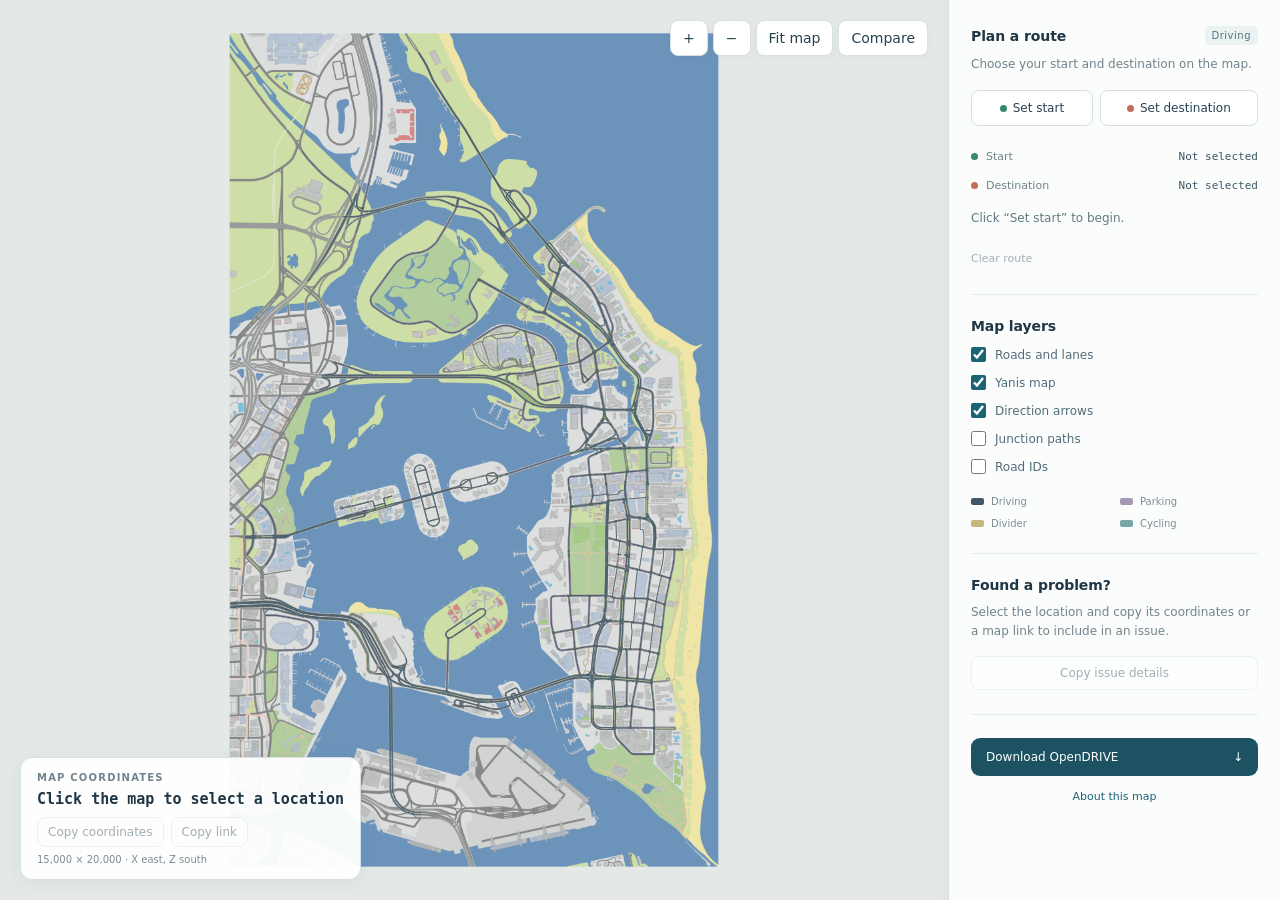
<file: index.html>
<!doctype html>
<html lang="en">
<head>
  <meta charset="utf-8"><meta name="viewport" content="width=device-width, initial-scale=1">
  <title>Vice Beach Roads</title>
  <meta name="description" content="Explore Vice Beach roads and lanes, plan a route, and share map coordinates.">
  <link rel="icon" href="data:,"><link rel="stylesheet" href="viewer.css"><script type="module" src="viewer.mjs"></script>
</head>
<body>
  <main id="map-container" aria-label="Interactive road map">
    <svg id="map" role="img" aria-label="Vice Beach roads. Drag to pan and scroll to zoom." xmlns="http://www.w3.org/2000/svg">
      <defs><pattern id="paint" width="3" height="3" patternUnits="userSpaceOnUse" patternTransform="rotate(35)"><rect width="3" height="3" fill="#b7ae83"/><path d="M0 0V3" stroke="#efe1a0" stroke-width=".2"/></pattern></defs>
      <image id="background"/><g id="surfaces"></g><g id="bands"></g><g id="islands"></g><g id="marks"></g><g id="arrows"></g><g id="junction-paths"></g><g id="labels"></g><g id="route"></g><g id="pins"></g><g id="location"></g>
    </svg>
    <nav class="map-controls" aria-label="Map controls"><button id="zoom-in" title="Zoom in" aria-label="Zoom in">+</button><button id="zoom-out" title="Zoom out" aria-label="Zoom out">−</button><button id="fit" title="Show all roads">Fit map</button><button id="compare" title="Hold to view the original map">Compare</button><a id="download-mobile" href="network.xodr" download title="Download OpenDRIVE" aria-label="Download OpenDRIVE">↓</a></nav>
    <section class="coordinate-card" aria-label="Map coordinates"><span class="eyebrow">MAP COORDINATES</span><output id="coordinates">Click the map to select a location</output><div class="coordinate-actions"><button id="copy-coordinates" disabled>Copy coordinates</button><button id="copy-link" disabled>Copy link</button></div><span class="coordinate-note">15,000 × 20,000 · X east, Z south</span></section>
    <p id="notification" role="status" aria-live="polite"></p>
  </main>
  <aside class="panel">
    <section><div class="section-heading"><h2>Plan a route</h2><span class="tag">Driving</span></div><p class="hint">Choose your start and destination on the map.</p><div class="route-buttons"><button id="set-start"><span class="pin-dot start"></span>Set start</button><button id="set-end"><span class="pin-dot end"></span>Set destination</button></div><div class="endpoint"><span class="pin-dot start"></span><span>Start</span><output id="start-label">Not selected</output></div><div class="endpoint"><span class="pin-dot end"></span><span>Destination</span><output id="end-label">Not selected</output></div><p id="route-status" role="status" aria-live="polite">Click “Set start” to begin.</p><button id="clear-route" class="text-button" disabled>Clear route</button></section>
    <section><h2>Map layers</h2><label><input id="layer-roads" type="checkbox" checked>Roads and lanes</label><label><input id="layer-background" type="checkbox" checked>Yanis map</label><label><input id="layer-arrows" type="checkbox" checked>Direction arrows</label><label><input id="layer-junctions" type="checkbox">Junction paths</label><label><input id="layer-labels" type="checkbox">Road IDs</label><div class="legend"><span><i class="driving"></i>Driving</span><span><i class="parking"></i>Parking</span><span><i class="median"></i>Divider</span><span><i class="cycling"></i>Cycling</span></div></section>
    <section><h2>Found a problem?</h2><p class="hint">Select the location and copy its coordinates or a map link to include in an issue.</p><button id="copy-report" disabled>Copy issue details</button><a id="new-issue" class="secondary-link" hidden target="_blank" rel="noopener">Open an issue ↗</a></section>
    <footer><a class="download" href="network.xodr" download>Download OpenDRIVE <span aria-hidden="true">↓</span></a><a href="about.html">About this map</a></footer>
  </aside>
  <div id="loading" role="status"><span class="spinner"></span><p>Loading roads…</p></div>
</body>
</html>
</file>
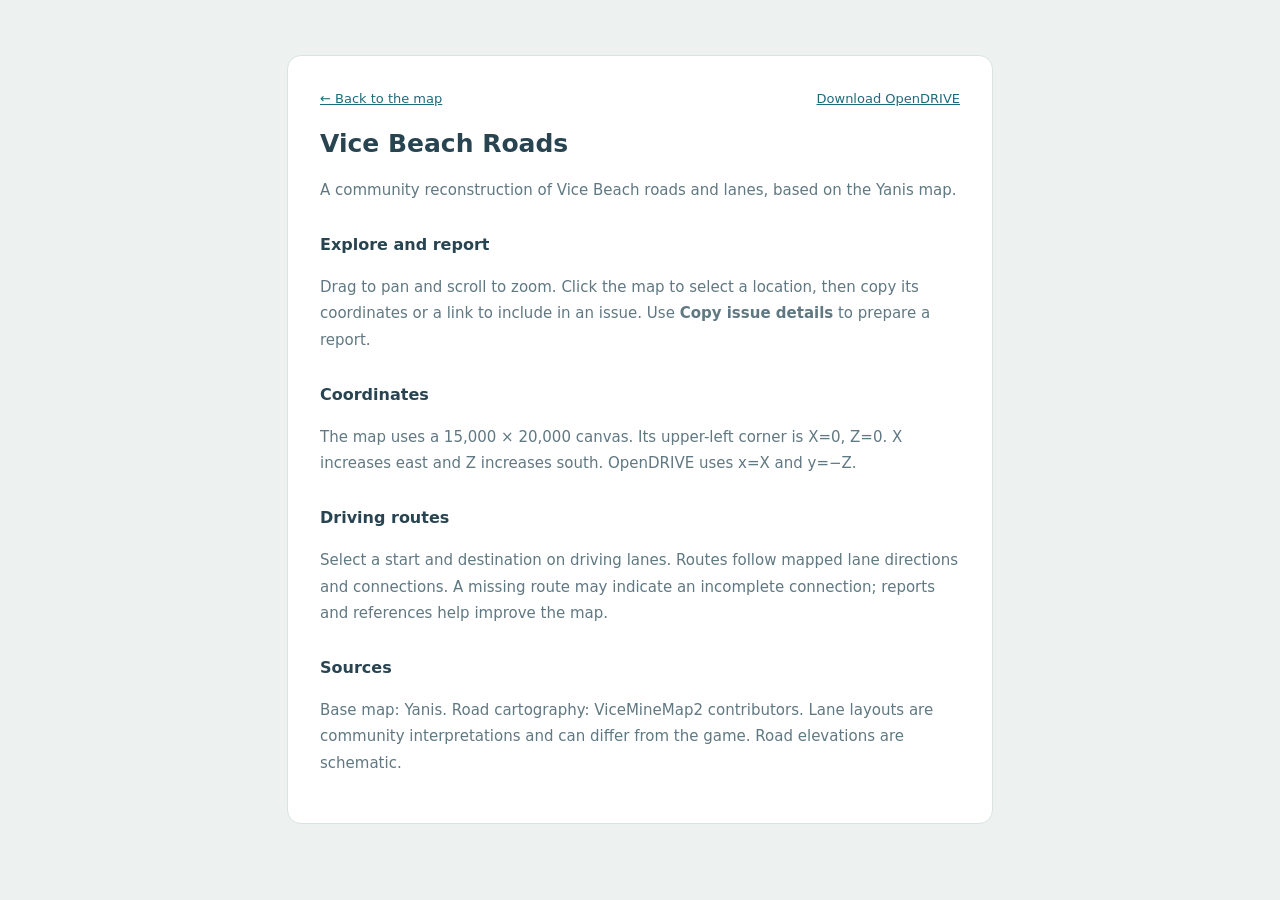
<file: about.html>
<!doctype html>
<html lang="en"><head><meta charset="utf-8"><meta name="viewport" content="width=device-width, initial-scale=1"><title>About · Vice Beach Roads</title><link rel="icon" href="data:,"><style>body{margin:0;background:#edf2f1;color:#294451;font:15px/1.75 ui-sans-serif,system-ui,-apple-system,sans-serif}main{max-width:640px;margin:55px auto;padding:32px;background:white;border:1px solid #d9e3e4;border-radius:14px}h1{font-size:25px;line-height:1.3}h2{font-size:16px;margin-top:28px}a{color:#20697b}p{color:#607882}nav{display:flex;justify-content:space-between;gap:20px;font-size:13px}@media(max-width:700px){main{margin:14px;padding:23px}}</style></head>
<body><main><nav><a href="./">← Back to the map</a><a href="network.xodr" download>Download OpenDRIVE</a></nav><h1>Vice Beach Roads</h1><p>A community reconstruction of Vice Beach roads and lanes, based on the Yanis map.</p><h2>Explore and report</h2><p>Drag to pan and scroll to zoom. Click the map to select a location, then copy its coordinates or a link to include in an issue. Use <strong>Copy issue details</strong> to prepare a report.</p><h2>Coordinates</h2><p>The map uses a 15,000 × 20,000 canvas. Its upper-left corner is X=0, Z=0. X increases east and Z increases south. OpenDRIVE uses x=X and y=−Z.</p><h2>Driving routes</h2><p>Select a start and destination on driving lanes. Routes follow mapped lane directions and connections. A missing route may indicate an incomplete connection; reports and references help improve the map.</p><h2>Sources</h2><p>Base map: Yanis. Road cartography: ViceMineMap2 contributors. Lane layouts are community interpretations and can differ from the game. Road elevations are schematic.</p></main></body></html>
</file>
<file: viewer.css>
:root{font-family:Inter,ui-sans-serif,system-ui,-apple-system,BlinkMacSystemFont,"Segoe UI",sans-serif;color:#203644;background:#e4e9e8;font-size:14px;font-synthesis:none}*{box-sizing:border-box}body{margin:0;overflow:hidden}button,a,input{touch-action:manipulation}button{font:inherit;border:1px solid #d7e1e3;background:white;color:#264250;border-radius:8px;padding:9px 12px;cursor:pointer;transition:background .15s,border-color .15s}button:hover:not(:disabled){background:#eef5f5;border-color:#9db8bd}button:disabled{opacity:.42;cursor:default}button:focus-visible,a:focus-visible,input:focus-visible{outline:3px solid #e9b85d;outline-offset:3px}button.active{background:#174f5d;color:white;border-color:#174f5d}a{color:#1d6374;text-decoration:none}a:hover{text-decoration:underline}h1,h2,p{margin:0}h1{font-size:17px;letter-spacing:-.3px}h2{font-size:14px;font-weight:650;letter-spacing:-.1px}#map-container{position:fixed;inset:0 332px 0 0;overflow:hidden;background:#e4e9e8}#map{width:100%;height:100%;display:block;touch-action:none;cursor:grab}#map.picking{cursor:crosshair}#map.panning{cursor:grabbing}.map-controls{position:absolute;right:20px;top:20px;display:flex;gap:5px}.map-controls button{box-shadow:0 2px 8px #142f3c08;min-width:35px}#download-mobile{display:none}.coordinate-card{position:absolute;bottom:20px;left:20px;display:flex;flex-direction:column;gap:7px;background:#fffffff2;border:1px solid #d9e2e3;border-radius:12px;padding:14px 16px;min-width:255px;box-shadow:0 3px 18px #142f3c10}.eyebrow{font-size:10px;letter-spacing:1.2px;color:#71858d;font-weight:650}#coordinates{font-family:ui-monospace,SFMono-Regular,Consolas,monospace;font-size:15px;font-weight:600;min-height:20px}.coordinate-note{font-size:10px;color:#7b8c93}.coordinate-actions{display:flex;gap:7px}.coordinate-actions button{padding:7px 10px;font-size:12px}.panel{position:fixed;right:0;top:0;bottom:0;width:332px;background:#fbfdfd;border-left:1px solid #d2dedf;padding:26px 22px;overflow:auto;box-shadow:-5px 0 25px #143c4806}.panel section{padding-bottom:24px;margin-bottom:23px;border-bottom:1px solid #e5eced}.section-heading{display:flex;justify-content:space-between;align-items:center}.tag{font-size:10px;letter-spacing:.5px;padding:4px 7px;border-radius:5px;color:#54747f;background:#eaf2f2}.hint{font-size:12px;line-height:1.6;color:#72838b;margin-top:10px}.route-buttons{display:grid;grid-template-columns:1fr 1.3fr;gap:7px;margin:16px 0}.route-buttons button{padding:10px 7px;font-size:12px;display:flex;align-items:center;justify-content:center;gap:6px}.pin-dot{width:7px;height:7px;border-radius:50%;display:inline-block;flex-shrink:0}.start{background:#36876d}.end{background:#c46b59}.endpoint{display:flex;gap:8px;align-items:center;padding:8px 0;font-size:11px}.endpoint>span:nth-child(2){color:#6f838b;min-width:64px}.endpoint output{font-family:ui-monospace,SFMono-Regular,Consolas,monospace;font-size:11px;margin-left:auto;color:#3a5663}#route-status{font-size:12px;line-height:1.6;color:#607a83;margin-top:9px;min-height:38px}.text-button{padding:5px 0;border:0;background:transparent;font-size:11px}.panel label{display:flex;align-items:center;gap:9px;margin-top:13px;font-size:12px;color:#526d78}.panel input{accent-color:#1c6474;width:15px;height:15px;margin:0}.legend{display:grid;grid-template-columns:1fr 1fr;gap:11px;margin-top:22px;font-size:10px;color:#7b8d93}.legend span{display:flex;align-items:center;gap:7px}.legend i{display:block;width:13px;height:7px;border-radius:2px}.driving{background:#415766}.parking{background:#a598b4}.median{background:#c7b57a}.cycling{background:#77a7a6}#copy-report{width:100%;font-size:12px;margin-top:14px}.secondary-link{font-size:11px;margin-top:12px;display:block}.secondary-link[hidden]{display:none}.panel footer{display:flex;flex-direction:column;gap:14px;text-align:center;font-size:11px;color:#849399}.download{display:flex;align-items:center;justify-content:space-between;background:#1c5261;color:#fff!important;border-radius:9px;padding:12px 15px;font-size:12px}.download:hover{background:#286b7b;text-decoration:none!important}#notification{position:absolute;bottom:20px;left:50%;transform:translateX(-50%);font-size:12px;background:#203d49;color:white;border-radius:8px;padding:10px 15px;opacity:0;pointer-events:none;transition:opacity .2s;box-shadow:0 4px 20px #1a334822}#notification.visible{opacity:1}#loading{position:fixed;inset:0;display:flex;flex-direction:column;align-items:center;justify-content:center;gap:15px;background:#edf2f1;color:#536f79;z-index:9}#loading[hidden]{display:none}.spinner{width:28px;height:28px;border:2px solid #cbdcdd;border-top-color:#246375;border-radius:50%;animation:spin .8s linear infinite}@keyframes spin{to{transform:rotate(360deg)}}#junction-paths,#labels{pointer-events:none}#labels text{paint-order:stroke;stroke:#fff;stroke-width:2px;vector-effect:non-scaling-stroke;fill:#415766;font-weight:600}#background{opacity:.65}#route path{stroke:#edb34b;stroke-width:4;vector-effect:non-scaling-stroke;fill:none;stroke-linejoin:round;stroke-linecap:round;filter:drop-shadow(0 1px 1px #2b3b3944)}#pins text{fill:white;font-weight:700;text-anchor:middle;dominant-baseline:central;pointer-events:none}#pins circle{stroke:white;stroke-width:2;vector-effect:non-scaling-stroke}#location circle{stroke:#2b6b7a;fill:#ffffffb0;stroke-width:2;vector-effect:non-scaling-stroke}#location path{stroke:#2b6b7a;stroke-width:1;vector-effect:non-scaling-stroke;fill:none}@media(max-width:900px){#map-container{right:290px}.panel{width:290px;padding:22px 17px}h1{font-size:15px}}@media(max-width:640px){#map-container{inset:0 0 215px}.panel{top:auto;left:0;right:0;bottom:0;height:215px;width:auto;border-left:0;border-top:1px solid #cddbdd;padding:16px 18px;display:block;overflow:auto}.panel section{border:0;margin:0 0 16px;padding:0 0 16px;border-bottom:1px solid #e0e8e9}.panel section:nth-child(2){padding:0 0 16px;border-left:0}.panel footer{display:flex}.hint{margin-top:5px;font-size:11px}.route-buttons{margin:9px 0}.endpoint{padding:4px 0}#route-status{margin-top:5px;min-height:20px;font-size:11px}.map-controls{left:auto;right:12px;top:12px;max-width:75px;flex-wrap:wrap;justify-content:flex-end}.map-controls #compare{display:none}#download-mobile{display:block;border:1px solid #d7e1e3;background:white;border-radius:8px;padding:5px 10px;text-align:center;color:#264250}.map-controls #fit{font-size:10px;padding:7px 9px}.map-controls button{min-width:31px;padding:6px 9px}.coordinate-card{left:12px;bottom:12px;padding:10px 12px;min-width:220px;gap:4px}.eyebrow{font-size:8px}#coordinates{font-size:13px}.coordinate-actions button{font-size:10px;padding:6px 8px}.coordinate-note{font-size:8px}#notification{bottom:145px;white-space:nowrap}}@media(prefers-reduced-motion:reduce){*,*::before,*::after{animation:none!important;transition:none!important}}
</file>
